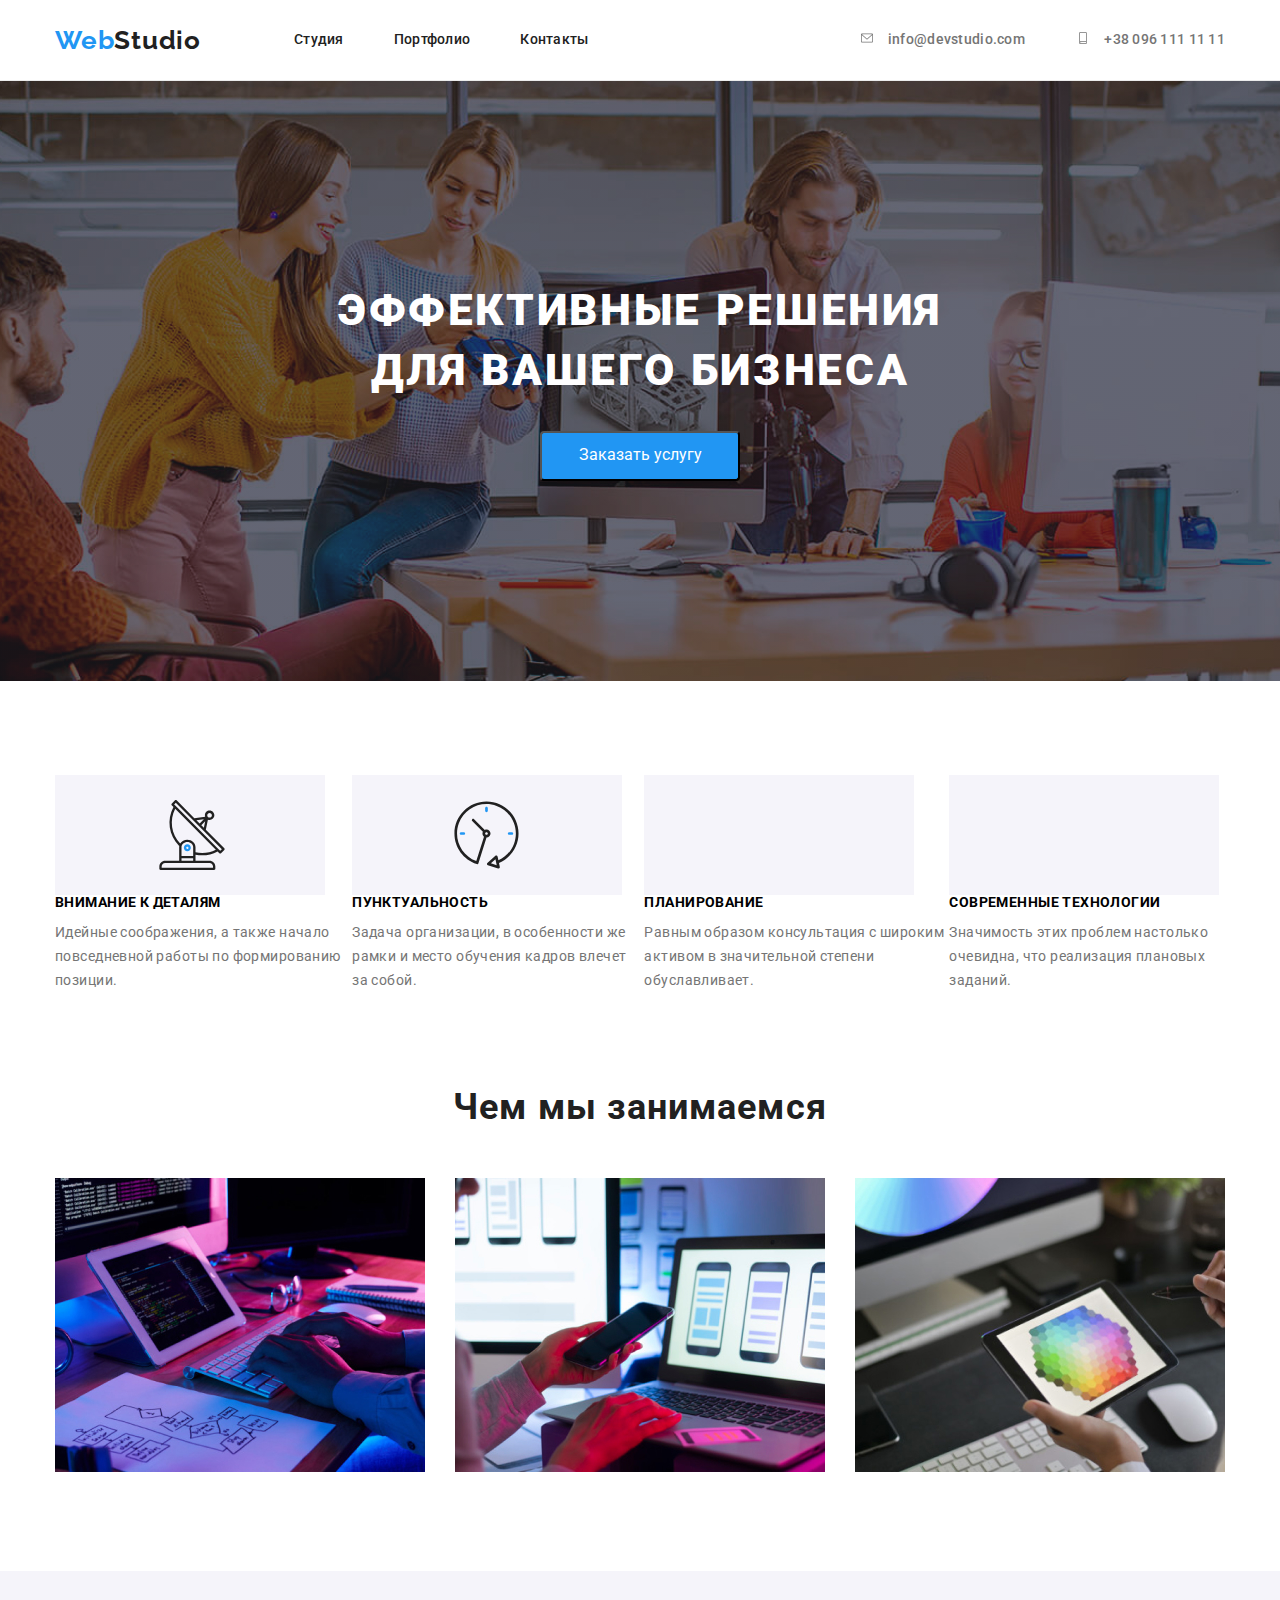
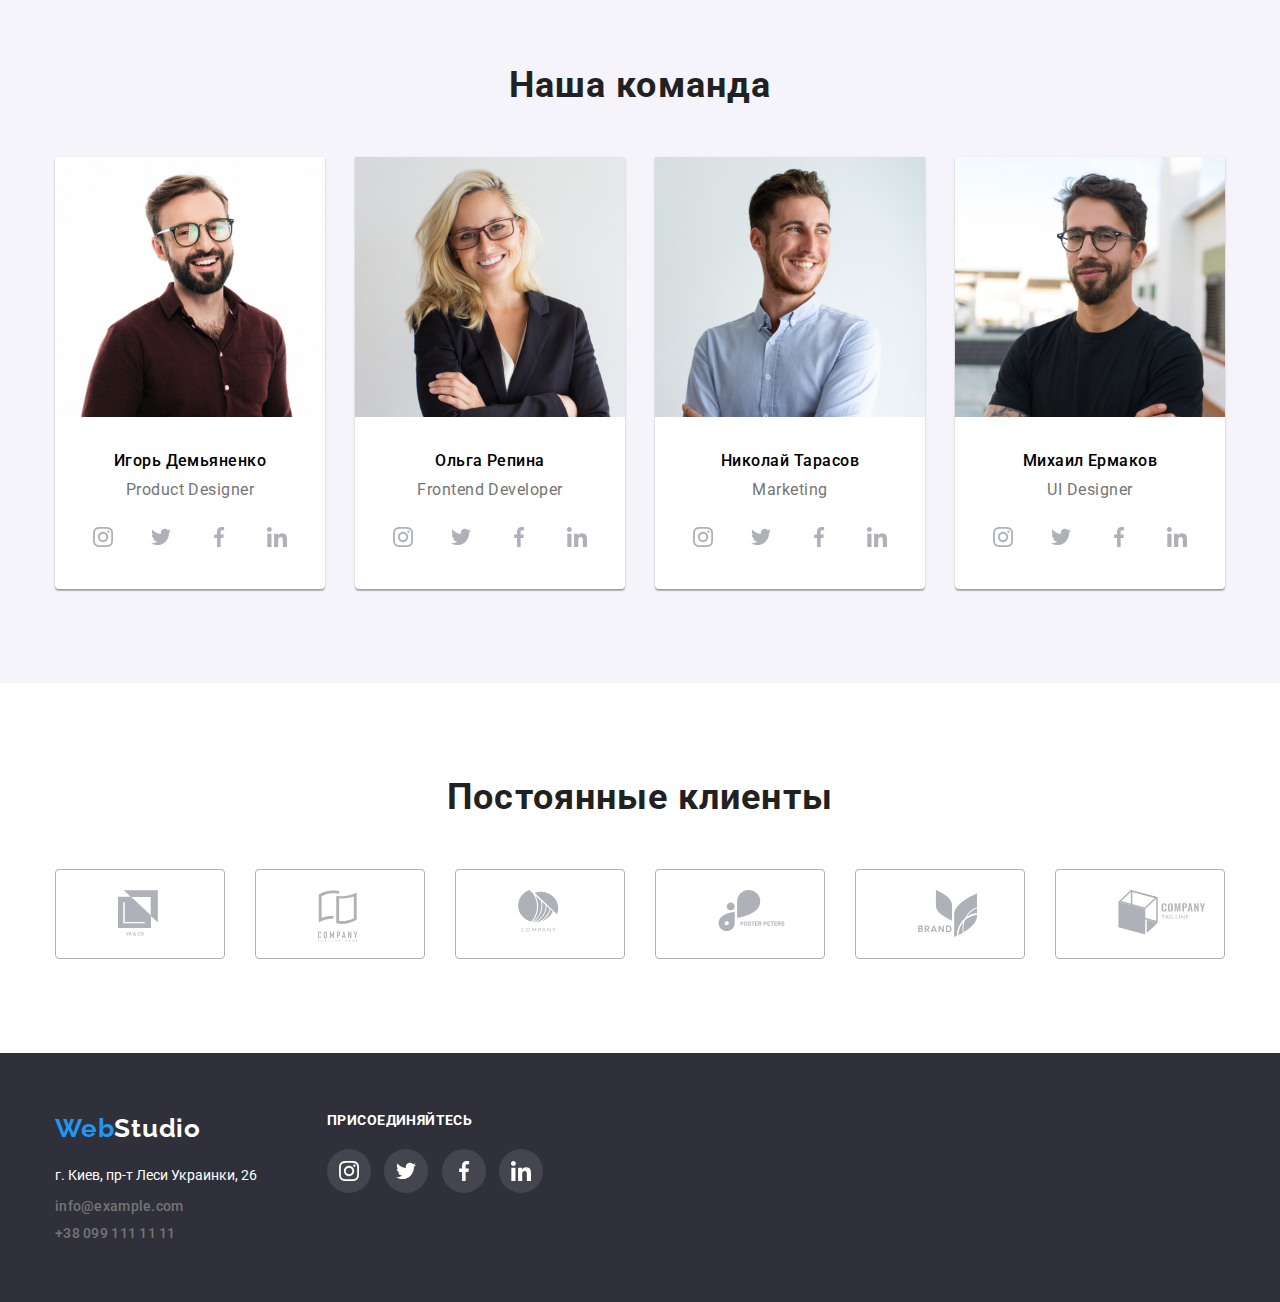
<file: index.html>
<!DOCTYPE html>
<html lang="ru">

<head>
    <meta charset="UTF-8">
    <meta name="viewport" content="width=device-width, initial-scale=1.0">
    <title>Document</title>
    <link rel="stylesheet"
        href="https://cdnjs.cloudflare.com/ajax/libs/modern-normalize/1.0.0/modern-normalize.min.css">
    <link rel="preconnect" href="https://fonts.gstatic.com">
    <link
        href="https://fonts.googleapis.com/css2?family=Raleway:wght@700&family=Roboto:wght@400;500;700;900&display=swap"
        rel="stylesheet">
    <link rel="stylesheet" href="./css/styles.css">
</head>

<body>

    <header class="page-header">
        <div class="container main-nav">
            <nav class="fl">
                <a href="./index.html" class="logo-header">
                    <span class="web">Web</span>Studio
                </a>
                <ul class="list flex">
                    <li class="item"><a href="./index.html" class="site-nav link">Студия</a></li>
                    <li class="item"><a href="./portfolio.html" class="site-nav link">Портфолио</a></li>
                    <li class="item"><a href="" class="site-nav link">Контакты</a></li>
                </ul>
            </nav>
            <address class="addres-header">
                <ul class="list flex ">
                    <li class="contact-header">
                        <a href="mailto:info@devstudio.com" class="contact link">
                            <svg class=" icon-header">
                                <use href="./images/sprite.svg#icon-envelope"></use>
                            </svg>
                            info@devstudio.com
                        </a>
                    </li>
                    <li class="contact-header">
                        <a href="tel:+380961111111" class="contact link">
                            <svg class=" icon-header">
                                <use href="./images/sprite.svg#icon-smartphone"></use>
                            </svg>
                            +38 096 111 11 11
                        </a>
                    </li>
                </ul>
            </address>
        </div>
    </header>

    <main>
        
        <section class="hero">
            <h1 class="hero-header">Эффективные решения для вашего бизнеса</h1>
            <button type="button" class="hero-button">Заказать услугу</button>
        </section>

        <section class="adva">
            <div class="container">
                <h2 class="no-view">Преимущества</h2>
                <ul class="advantages">
                    <li>

                        <div class="adva-background-icon">
                            <svg class="adva-icon-antenna">
                                <use href="./images/sprite.svg#icon-antenna"></use>
                            </svg>
                        </div>

                        <h3 class="benefits">Внимание к деталям</h3>
                        <p class="description-benefits">Идейные соображения, а также
                            начало повседневной работы по
                            формированию позиции.
                        </p>
                    </li>
                    <li>
                        <div class="adva-background-icon">
                            <svg class="adva-icon-clock" >
                                <use href="./images/sprite.svg#icon-clock"></use>
                            </svg>
                        </div>

                        <h3 class="benefits">Пунктуальность</h3>
                        <p class="description-benefits">Задача организации, в особенности же рамки и место обучения кадров
                            влечет за собой.</p>
                    </li>
                    <li>
                        <div class="adva-background-icon">
                        <svg class="adva-icon-diagram">
                            <use href="./images/sprite.svg#icon-diagram"></use>
                        </svg>
                        </div>

                        <h3 class="benefits">Планирование</h3>
                        <p class="description-benefits">Равным образом консультация с широким активом в значительной степени
                            обуславливает.</p>
                    </li>
                    <li>
                        <div class="adva-background-icon">
                            <svg class="adva-icon">
                                <use href="./images/sprite.svg#icon-astronaut"></use>
                            </svg>
                        </div>

                        <h3 class="benefits">Современные технологии</h3>
                        <p class="description-benefits">Значимость этих проблем настолько очевидна, что реализация плановых
                            заданий.</p>
                    </li>
                </ul>
            </div>
        </section>
                
            <section class="section-what-we-do">
                <div class="container">
                    <h2 class="what-do">Чем мы занимаемся</h2>
                    <ul class="do">
                        <li>
                            <img src="./images/img.jpg" alt="парень за компютером" width="370">
                        </li>
                        <li>
                            <img src="./images/photo.jpg" alt="девушка за ноутбуком" width="370">
                        </li>
                        <li>
                            <img src="./images/work.jpg" alt="дизайнер работает над проектом" width="370">
                        </li>
                    </ul>
                </div>
            </section>
        
        
            <section class="section-comand">
                <div class="container">
                    <h2 class="comand">Наша команда</h2>
                    <ul class="flex-comand">
                        <li class="person">
                            <img src="./images/comand1.jpg" alt="член команды" width="270">
                            <h3 class="name">Игорь Демьяненко</h3>
                            <p class="job">Product Designer</p>
                            <a class="comand-link" href="">
                                <svg class="icon">
                                    <use href="./images/sprite.svg#icon-instagram"></use>
                                </svg>
                            </a>
                            <a class="comand-link" href="">
                                <svg class="icon">
                                    <use href="./images/sprite.svg#icon-twitter"></use>
                                </svg>
                            </a>
                            <a class="comand-link" href="">
                                <svg class="icon">
                                    <use href="./images/sprite.svg#icon-facebook"></use>
                                </svg>
                            </a>
                            <a class="comand-link" href="">
                                <svg class="icon">
                                    <use href="./images/sprite.svg#icon-linkedin"></use>
                                </svg>
                            </a>
                           
                        </li>
                        <li class="person">
                            <img src="./images/comand2.jpg" alt="член команды" width="270">
                            <h3 class="name">Ольга Репина</h3>
                            <p class="job">Frontend Developer</p>
                            <a class="comand-link" href="">
                                <svg class="icon">
                                    <use href="./images/sprite.svg#icon-instagram"></use>
                                </svg>
                            </a>
                            <a class="comand-link" href="">
                                <svg class="icon">
                                    <use href="./images/sprite.svg#icon-twitter"></use>
                                </svg>
                            </a>
                            <a class="comand-link" href="">
                                <svg class="icon">
                                    <use href="./images/sprite.svg#icon-facebook"></use>
                                </svg>
                            </a>
                            <a class="comand-link" href="">
                                <svg class="icon">
                                    <use href="./images/sprite.svg#icon-linkedin"></use>
                                </svg>
                            </a>
                        </li>
                        <li class="person">
                            <img src="./images/comand3.jpg" alt="член команды" width="270">
                            <h3 class="name">Николай Тарасов</h3>
                            <p class="job">Marketing</p>
                            <a class="comand-link" href="">
                                <svg class="icon">
                                    <use href="./images/sprite.svg#icon-instagram"></use>
                                </svg>
                            </a>
                            <a class="comand-link" href="">
                                <svg class="icon">
                                    <use href="./images/sprite.svg#icon-twitter"></use>
                                </svg>
                            </a>
                            <a class="comand-link" href="">
                                <svg class="icon">
                                    <use href="./images/sprite.svg#icon-facebook"></use>
                                </svg>
                            </a>
                            <a class="comand-link" href="">
                                <svg class="icon">
                                    <use href="./images/sprite.svg#icon-linkedin"></use>
                                </svg>
                            </a>
                        </li>
                        <li class="person">
                            <img src="./images/comand4.jpg" alt="член команды" width="270">
                            <h3 class="name">Михаил Ермаков</h3>
                            <p class="job">UI Designer</p>
                            <a class="comand-link" href="">
                                <svg class="icon">
                                    <use href="./images/sprite.svg#icon-instagram"></use>
                                </svg>
                            </a>
                            <a class="comand-link" href="">
                                <svg class="icon">
                                    <use href="./images/sprite.svg#icon-twitter"></use>
                                </svg>
                            </a>
                            <a class="comand-link" href="">
                                <svg class="icon">
                                    <use href="./images/sprite.svg#icon-facebook"></use>
                                </svg>
                            </a>
                            <a class="comand-link" href="">
                                <svg class="icon">
                                    <use href="./images/sprite.svg#icon-linkedin"></use>
                                </svg>
                            </a>
                        </li>
                    </ul>
                </div>
            </section>

            <section class="regular-clients">
                <div class="container">
                    <h2 class="clients">Постоянные клиенты</h2>
                    <ul class="flex-clients">
                        
                        <li class="border-clients">
                            <a href="" class="client">
                                <svg class="logo-client icon-ya-co">
                                    <use href="./images/sprite.svg#icon-ya-co"></use>
                                </svg>
                            </a>
                        </li>
                        <li class="border-clients">
                            <a href="" class="client">
                                <svg class="logo-client icon-tagline">
                                    <use href="./images/sprite.svg#icon-tagline"></use>
                                </svg>
                            </a>
                        </li>
                        <li class="border-clients">
                            <a href="" class="client">
                                <svg class="logo-client icon-company">
                                    <use href="./images/sprite.svg#icon-company"></use>
                                </svg>
                            </a>
                        </li>
                        <li class="border-clients">
                            <a href="" class="client">
                                <svg class="logo-client icon-foster-peters">
                                    <use href="./images/sprite.svg#icon-foster-peters"></use>
                                </svg>
                            </a>
                        </li>
                        <li class="border-clients">
                            <a href="" class="client">
                                <svg class="logo-client icon-brand">
                                    <use href="./images/sprite.svg#icon-brand"></use>
                                </svg>
                            </a>
                        </li>
                        <li class="border-clients">
                            <a href="" class="client">
                                <svg class="logo-client icon-tag-line">
                                    <use href="./images/sprite.svg#icon-tag-line"></use>
                                </svg>
                            </a>
                        </li>
                    </ul>
                </div>
            </section>
        
    </main>

    <footer>
        <div class="container fo-flex">
            <div class="fo">
                <div class="lf">
                    <a href="./index.html" class="logo-footer">
                        <span class="web">Web</span>Studio
                    </a>
                </div>
                <address class="address-footer">
                    <ul class="addres-footer">
                        <li class="local-adress margin-footer">
                            г. Киев, пр-т Леси Украинки, 26
                        </li>
                        <li class="margin-footer">
                            <a href="mailto:info@example.com" class="contact">info@example.com</a>
                        </li>
                        <li class="margin-footer">
                            <a href="tel:+380991111111" class="contact">+38 099 111 11 11</a>
                        </li>
                    </ul>
                </address>
            </div>
            <div class="social-footer">
                <p class="footer-texty-link">присоединяйтесь</p>
                <a class="comand-link foot" href="">
                    <svg class="icon foot">
                        <use href="./images/sprite.svg#icon-instagram"></use>
                    </svg>
                </a>
                <a class="comand-link foot" href="">
                    <svg class="icon foot">
                        <use href="./images/sprite.svg#icon-twitter"></use>
                    </svg>
                </a>
                <a class="comand-link foot" href="">
                    <svg class="icon foot">
                        <use href="./images/sprite.svg#icon-facebook"></use>
                    </svg>
                </a>
                <a class="comand-link foot" href="">
                    <svg class="icon foot">
                        <use href="./images/sprite.svg#icon-linkedin"></use>
                    </svg>
                </a>
            </div>


        </div>
    </footer>

</body>

</html>
</file>
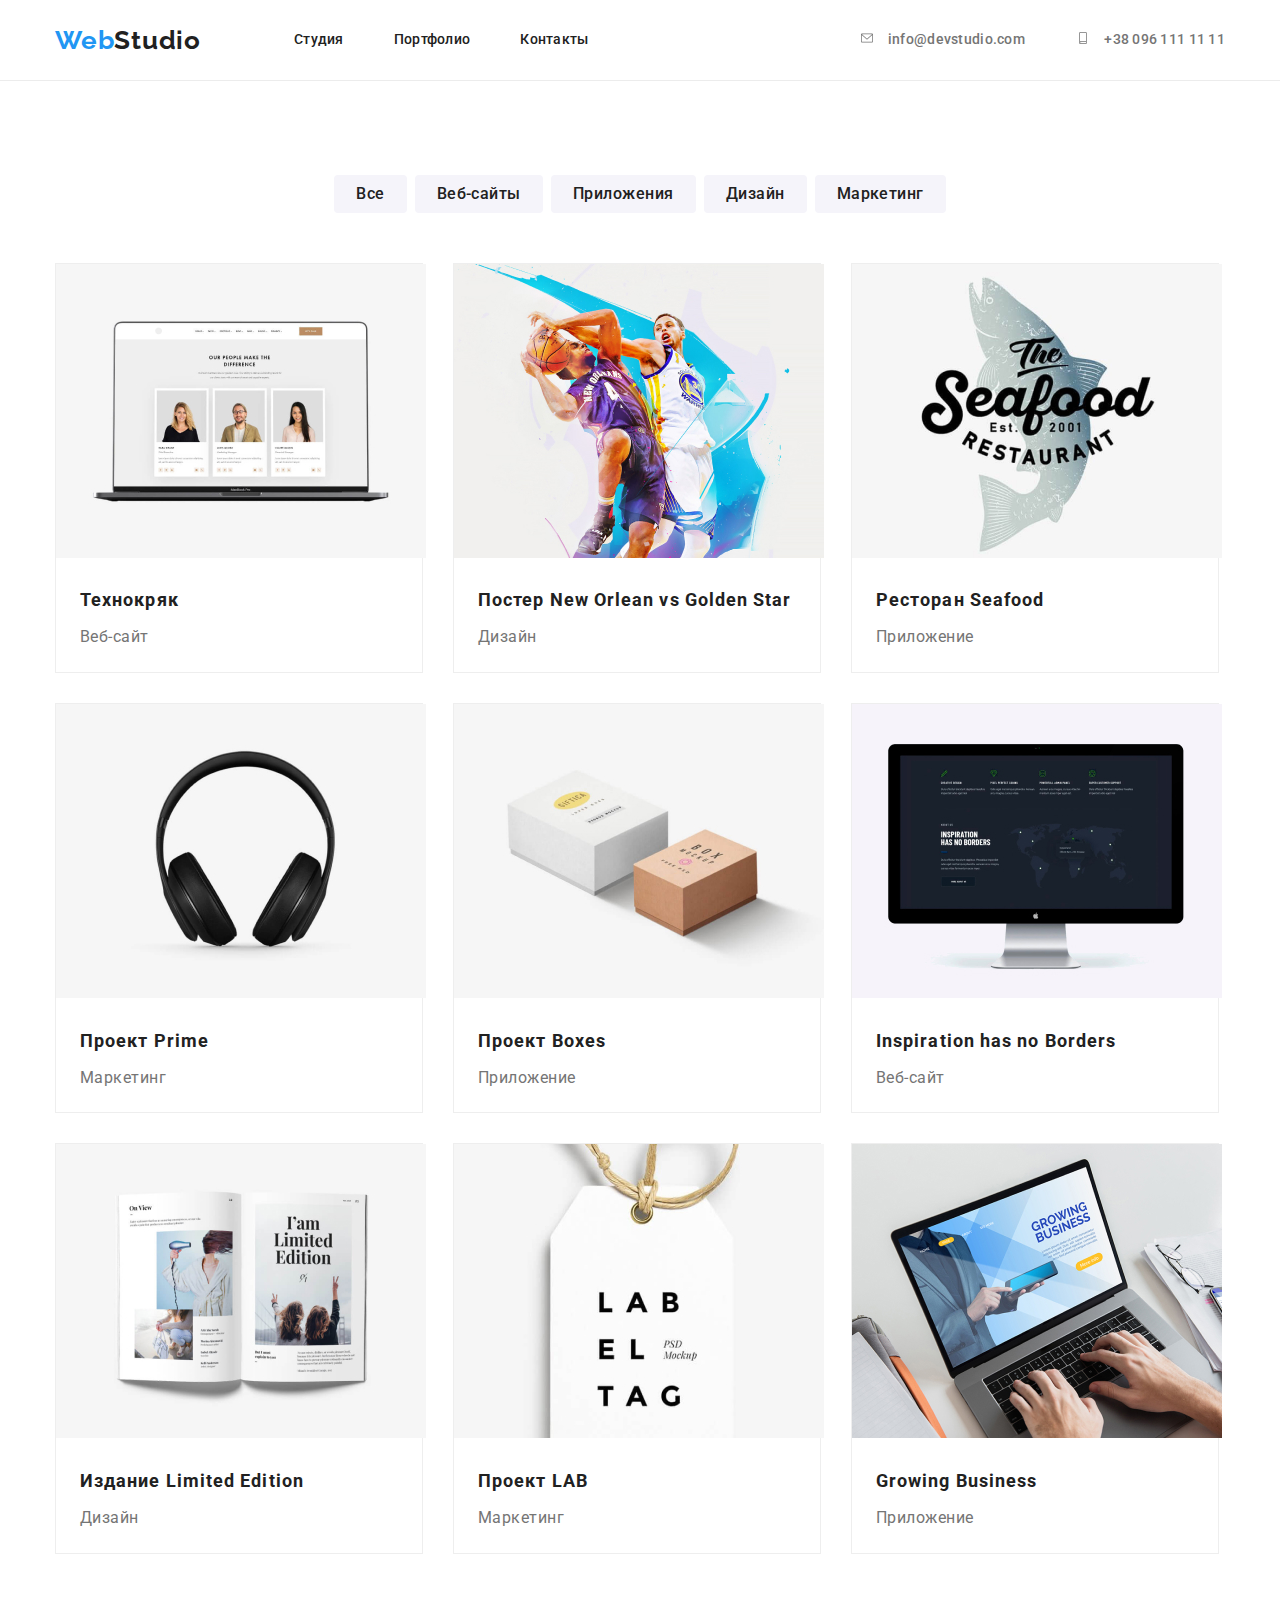
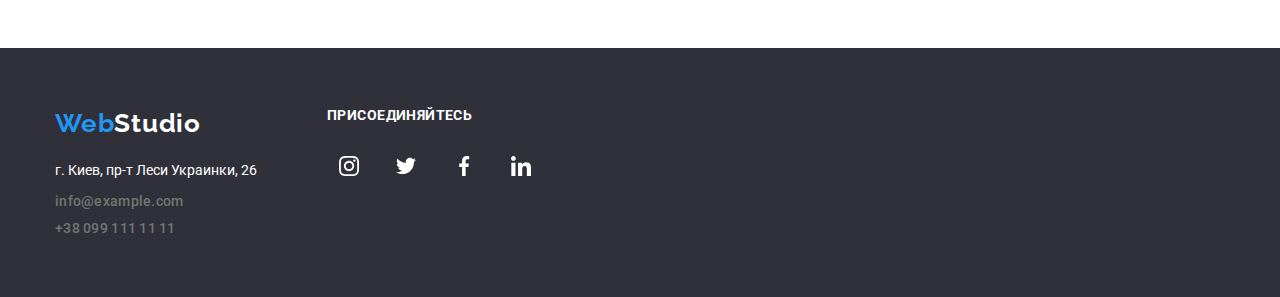
<file: portfolio.html>
<!DOCTYPE html>
<html lang="ru">

<head>
    <meta charset="UTF-8">
    <meta name="viewport" content="width=device-width, initial-scale=1.0">
    <title>Document</title>
    <link rel="stylesheet"
        href="https://cdnjs.cloudflare.com/ajax/libs/modern-normalize/1.0.0/modern-normalize.min.css">
    <link rel="preconnect" href="https://fonts.gstatic.com">
    <link
        href="https://fonts.googleapis.com/css2?family=Raleway:wght@700&family=Roboto:wght@400;500;700;900&display=swap"
        rel="stylesheet">
    <link rel="stylesheet" href="./css/styles.css">
</head>

<body>
    <header class="page-header">
        <div class="container main-nav">
            <nav class="fl">
                <a href="./index.html" class="logo-header">
                    <span class="web">Web</span>Studio
                </a>
                <ul class="list flex">
                    <li class="item"><a href="./index.html" class="site-nav link">Студия</a></li>
                    <li class="item"><a href="./portfolio.html" class="site-nav link">Портфолио</a></li>
                    <li class="item"><a href="" class="site-nav link">Контакты</a></li>
                </ul>
            </nav>
            <address class="addres-header">
                <ul class="list flex ">
                    <li class="contact-header">
                        <a href="mailto:info@devstudio.com" class="contact link">
                            <svg class=" icon-header">
                                <use href="./images/sprite.svg#icon-envelope"></use>
                            </svg>
                            info@devstudio.com
                        </a>
                    </li>
                    <li class="contact-header">
                        <a href="tel:+380961111111" class="contact link">
                            <svg class=" icon-header">
                                <use href="./images/sprite.svg#icon-smartphone"></use>
                            </svg>
                            +38 096 111 11 11
                        </a>
                    </li>
                </ul>
            </address>
        </div>
    </header>

    <main>
        <section class="projects">
            <div class="container">
                <ul class="flex-button">
                    <li class="butt"><button type="button" class="button-portfolio">Все</button></li>
                    <li class="butt"><button type="button" class="button-portfolio">Веб-сайты</button></li>
                    <li class="butt"><button type="button" class="button-portfolio">Приложения</button></li>
                    <li class="butt"><button type="button" class="button-portfolio">Дизайн</button></li>
                    <li class="butt"><button type="button" class="button-portfolio">Маркетинг</button></li>
                </ul>

                <ul class="my-project">
                    <li class="card-project">  
                        <img src="./images/techkrack.jpg" alt="wedsite" width="370">
                        <div class="card-padding">
                            <h2 class="name-project">Технокряк</h2>
                            <p class="project">Веб-сайт</p>
                        </div>
                    </li>
                    <li class="card-project">
                        <img src="./images/poster.jpg" alt="Постер New Orlean vs Golden Star" width="370">
                        <div class="card-padding">
                        <h2 class="name-project">Постер New Orlean vs Golden Star</h2>
                        <p class="project">Дизайн</p>
                        </div>
                    </li>
                    <li class="card-project">
                        <img src="./images/seafood.jpg" alt="Приложение seafood" width="370">
                        <div class="card-padding">
                        <h2 class="name-project">Ресторан Seafood</h2>
                        <p class="project">Приложение</p>
                        </div>
                    </li>
                    <li class="card-project">
                        <img src="./images/prime.jpg" alt="Проект Prime" width="370">
                        <div class="card-padding">
                        <h2 class="name-project">Проект Prime</h2>
                        <p class="project">Маркетинг</p>
                        </div>
                    </li>
                    <li class="card-project">
                        <img src="./images/boxes.jpg" alt="Проект Boxes" width="370">
                        <div class="card-padding">
                        <h2 class="name-project">Проект Boxes</h2>
                        <p class="project">Приложение</p>
                        </div>
                    </li>
                    <li class="card-project">
                        <img src="./images/nobordes.jpg" alt="Inspiration has no Borders" width="370">
                        <div class="card-padding">
                        <h2 class="name-project">Inspiration has no Borders</h2>
                        <p class="project">Веб-сайт</p>
                        </div>
                    </li>
                    <li class="card-project">
                        <img src="./images/limited.jpg" alt="Издание Limited Edition" width="370">
                        <div class="card-padding">
                        <h2 class="name-project">Издание Limited Edition</h2>
                        <p class="project">Дизайн</p>
                        </div>
                    </li>
                    <li class="card-project">
                        <img src="./images/lab.jpg" alt="Проект LAB" width="370">
                        <div class="card-padding">
                        <h2 class="name-project">Проект LAB</h2>
                        <p class="project">Маркетинг</p>
                        </div>
                    </li>
                    <li class="card-project">
                        <img src="./images/growingbusiness.jpg" alt="парень за компютером">
                        <div class="card-padding">
                        <h2 class="name-project">Growing Business</h2>
                        <p class="project">Приложение</p>
                        </div>
                    </li>
                </ul>
            </div>
        </section>
    </main>


<footer>
    <div class="container fo-flex">
        <div class="fo">
            <div class="lf">
                <a href="./index.html" class="logo-footer">
                    <span class="web">Web</span>Studio
                </a>
            </div>
            <address class="address-footer">
                <ul class="addres-footer">
                    <li class="local-adress margin-footer">
                        г. Киев, пр-т Леси Украинки, 26
                    </li>
                    <li class="margin-footer">
                        <a href="mailto:info@example.com" class="contact">info@example.com</a>
                    </li>
                    <li class="margin-footer">
                        <a href="tel:+380991111111" class="contact">+38 099 111 11 11</a>
                    </li>
                </ul>
            </address>
        </div>
        <div class="social-footer">
            <p class="footer-texty-link">присоединяйтесь</p>
            <a class="comand-link" href="">
                <svg class="icon foot">
                    <use href="./images/sprite.svg#icon-instagram"></use>
                </svg>
            </a>
            <a class="comand-link" href="">
                <svg class="icon foot">
                    <use href="./images/sprite.svg#icon-twitter"></use>
                </svg>
            </a>
            <a class="comand-link" href="">
                <svg class="icon foot">
                    <use href="./images/sprite.svg#icon-facebook"></use>
                </svg>
            </a>
            <a class="comand-link" href="">
                <svg class="icon foot">
                    <use href="./images/sprite.svg#icon-linkedin"></use>
                </svg>
            </a>
        </div>


    </div>
</footer>


</body>

</html>
</file>
<file: css/styles.css>
:root {
  --main-background-color: #ffffff;
  --sec-background-color: #f5f4fa;
  --footer-background-color: #2f303a;
  --accent-color: #2196f3;
  --h-color: #212121;
  --main-color: #757575;
  --footer-contact-color: rgba(255, 255, 255, 0.6);
}

body {
  font-family: 'Roboto', sans-serif;
  background-color: var(--main-background-color);
}
a {
  text-decoration: none;
}
h2 {
  font-family: 'Roboto', sans-serif;
  font-weight: 700;
  color: var(--h-color);
}
li {
  list-style: none;
}
address {
  font-style: normal;
}
.list {
  margin: 0px;
  padding: 0px;
}
.list.flex {
  display: flex;
}
.container {
  width: 1200px;
  margin-left: auto;
  margin-right: auto;
  padding-left: 15px;
  padding-right: 15px;
  /* outline: 2px solid tomato; */
}
.list .item + .item {
  margin-left: 50px;
}

.list .link {
  display: block;
  padding-top: 32px;
  padding-bottom: 32px;
}
.list .contact-header + .contact-header {
  margin-left: 50px;
}

/* header */
.fl {
  display: flex;
  align-items: center;
}
.logo-header {
  margin-right: 93px;

  font-family: 'Raleway', sans-serif;
  font-weight: 700;
  font-size: 26px;
  line-height: 1.19;
  letter-spacing: 0.03em;
  color: var(--h-color);
}
.main-nav {
  display: flex;
  align-items: center;
}
.logo-header .web {
  font-family: 'Raleway', sans-serif;
  font-weight: 700;
  font-size: 26px;
  line-height: 1.19;
  letter-spacing: 0.03em;
  color: var(--accent-color);
}
.page-header {
  background-color: var(--main-background-color);
  border-bottom: 1px solid #ececec;
}
.site-nav {
  font-weight: 500;
  font-size: 14px;
  line-height: 1.14;
  letter-spacing: 0.02em;
  color: var(--h-color);
}

.site-nav:hover,
.site-nav:focus {
  color: var(--accent-color);
}
.contact {
  font-weight: 500;
  font-size: 14px;
  line-height: 1.14;
  letter-spacing: 0.02em;
  color: var(--main-color);
}
.contact:hover,
.contact:focus {
  color: var(--accent-color);
}
.addres-header {
  margin-left: auto;
}

.icon-header {
  width: 16px;
  height: 12px;
  fill: currentColor;

  margin-right: 10px;
}
.icon-header:hover {
  fill: currentColor;
}
/*Hero*/
.hero {
  height: 600px;
  text-align: center;

  background-image: linear-gradient(
      to right,
      rgba(47, 48, 58, 0.4),
      rgba(47, 48, 58, 0.4)
    ),
    url('/images/hero.jpg');
  background-size: 1600px 600px;
  background-repeat: no-repeat;
  background-position: 50% 50%;
}
.hero-header {
  font-weight: 900;
  font-size: 44px;
  line-height: 1.36;
  text-align: center;
  letter-spacing: 0.06em;
  text-transform: uppercase;
  color: var(--main-background-color);

  width: 696px;
  margin-top: 0px;
  margin-bottom: 30px;
  margin-left: auto;
  margin-right: auto;
  padding: 0px;
  padding-top: 200px;
}
.hero-button {
  font-family: 'Roboto', sans-serif;
  padding: 10px 32px;
  min-width: 200px;
  min-height: 50px;
  text-align: center;
  background-color: var(--accent-color);
  color: var(--main-background-color);
  box-shadow: 0px 4px 4px rgba(0, 0, 0, 0.15);
  border-radius: 4px;
}
/*section-benefits*/
.advantages {
  display: flex;
  /* padding: 94px 0px 0px 0px; */
  padding: 0px;
  margin: 0px;
}
.advant {
  width: 270px;
}

.adva {
  padding-top: 94px;
}

.adva-background-icon {
  width: 270px;
  height: 120px;
  background-color: var(--sec-background-color);
}
.adva-icon-antenna {
  width: 70px;
  height: 70px;
  margin: 25px 102px;
}
.adva-icon-clock {
  width: 67px;
  height: 70px;
  margin: 25px 101px;
}
.adva-icon-diagram {
  width: 70px;
  height: 70px;
}

.benefits {
  margin-top: 0px;
  margin-bottom: 10px;

  font-weight: 700;
  font-size: 14px;
  line-height: 1.14;
  letter-spacing: 0.03em;
  text-transform: uppercase;
}
.description-benefits {
  margin-top: 0px;
  margin-bottom: 0px;

  font-weight: 400;
  font-size: 14px;
  line-height: 1.71;
  letter-spacing: 0.03em;
  color: var(--main-color);
}
.no-view {
  display: none;
}
/*section-what-we-doing*/
.section-what-we-do {
  padding-top: 94px;
  padding-bottom: 94px;
}
.what-do {
  margin-top: 0px;
  margin-bottom: 50px;
  font-weight: 700;
  font-size: 36px;
  line-height: 1.16;
  text-align: center;
  letter-spacing: 0.03em;
}
.do {
  padding: 0px;
  margin: 0px;
  display: flex;
  justify-content: space-between;
}

/*section-comand*/
.section-comand {
  background-color: var(--sec-background-color);
  padding-top: 94px;
  padding-bottom: 94px;
}
.comand {
  margin-top: 0px;
  margin-bottom: 50px;
  font-weight: 700;
  font-size: 36px;
  line-height: 1.16;
  text-align: center;
  letter-spacing: 0.03em;
}
.flex-comand {
  display: flex;
  padding-left: 0px;
  margin: 0px;
}
.person {
  background: #ffffff;
  box-shadow: 0px 1px 3px rgba(0, 0, 0, 0.12), 0px 1px 1px rgba(0, 0, 0, 0.14),
    0px 2px 1px rgba(0, 0, 0, 0.2);
  border-radius: 0px 0px 4px 4px;

  margin-right: 30px;
  text-align: center;
  padding-bottom: 30px;
}
.person:nth-child(4) {
  margin-right: 0px;
}
.name {
  font-weight: 500;
  font-size: 16px;
  line-height: 1.19;
  letter-spacing: 0.03em;
  margin-top: 30px;
  margin-bottom: 10px;
}
.job {
  font-weight: 400;
  font-size: 16px;
  line-height: 1.19;
  letter-spacing: 0.03em;
  color: var(--main-color);
  margin-top: 0px;
  margin-bottom: 16px;
}
.comand-link {
  display: inline-block;
  width: 44px;
  height: 44px;
  padding: 12px;
}
.comand-link:hover,
.comand-link:focus {
  background-color: var(--accent-color);
  border-radius: 50%;
}
.comand-link:hover .icon,
.comand-link:focus .icon {
  fill: var(--main-background-color);
}
.comand-link + .comand-link {
  margin-left: 10px;
}

.comand-link .icon {
  width: 20px;
  height: 20px;
  fill: #afb1b8;
}
/* .comand-link .icon:hover {
  fill: var(--main-background-color);
} */

/*footer*/
footer {
  background-color: var(--footer-background-color);
  padding: 60px 0px;
}

.local-adress {
  font-weight: 400;
  font-size: 14px;
  line-height: 1.71;
  color: var(--main-background-color);
}
.logo-footer .web {
  font-family: 'Raleway', sans-serif;
  font-weight: 700;
  font-size: 26px;
  line-height: 1.19;
  letter-spacing: 0.03em;
  color: var(--accent-color);
}
.logo-footer {
  font-family: 'Raleway', sans-serif;
  font-weight: 700;
  font-size: 26px;
  line-height: 1.19;
  letter-spacing: 0.03em;
  color: var(--main-background-color);
}
.addres-footer {
  padding-left: 0px;
  margin: 0px;
}
.lf {
  padding-bottom: 20px;
}
.margin-footer + .margin-footer {
  margin-top: 9px;
}
/* .address-footer {
  padding-bottom: 60px;
} */

.social-footer {
  font-family: 'Roboto', sans-serif;
  font-weight: 700;
  font-size: 14px;
  line-height: 1.14;
  letter-spacing: 0.03em;
  text-transform: uppercase;
  color: var(--main-background-color);

  margin-left: 70px;
}

.comand-link .icon.foot {
  fill: var(--main-background-color);
}
.container.fo-flex {
  display: flex;
}

.footer-texty-link {
  margin-bottom: 20px;
  margin-top: 0px;
}
.comand-link.foot {
  background-color: rgba(255, 255, 255, 0.1);
  border-radius: 50%;
}
.comand-link.foot:hover,
.comand-link.foot:focus {
  background-color: var(--accent-color);
}

/*PORTFOLIO*/
.flex-button {
  margin: 0px;
  padding-bottom: 50px;
  padding-left: 0px;
  display: flex;
  justify-content: center;
}
.button-portfolio {
  font-weight: 500;
  font-size: 16px;
  line-height: 1.62;
  letter-spacing: 0.03em;
  color: var(--h-color);
  padding: 6px 22px;

  background: #f5f4fa;
  border-radius: 4px;
  border-width: 0px;
  border-color: currentColor;
}
.button-portfolio:hover,
.button-portfolio:focus {
  background-color: var(--accent-color);
  color: var(--main-background-color);
  box-shadow: 0px 3px 1px rgba(0, 0, 0, 0.1), 0px 1px 2px rgba(0, 0, 0, 0.08),
    0px 2px 2px rgba(0, 0, 0, 0.12);
  border-radius: 4px;
  cursor: pointer;
}
.flex-button .butt + .butt {
  margin-left: 8px;
}

.my-project {
  display: flex;
  flex-wrap: wrap;
  padding: 0px;
  margin: 0px;
}
.card-project {
  background: #ffffff;
  border: 1px solid #eeeeee;
  box-sizing: border-box;

  width: 368px;
  margin-right: 30px;
  margin-bottom: 30px;
}
.card-project:hover,
.card-project:focus {
  cursor: pointer;
  box-shadow: 0px 1px 1px rgba(0, 0, 0, 0.12), 0px 4px 4px rgba(0, 0, 0, 0.06),
    1px 4px 6px rgba(0, 0, 0, 0.16);
}
.card-project:nth-child(3n) {
  margin-right: 0px;
}
.card-project:nth-last-child(-n + 3) {
  margin-bottom: 0px;
}
.name-project {
  font-weight: 700;
  font-size: 18px;
  line-height: 2;
  letter-spacing: 0.06em;
  margin: 0px;
  /* margin-top: 20px; */
  margin-bottom: 4px;
}
.project {
  font-weight: 400;
  font-size: 16px;
  line-height: 1.87;
  letter-spacing: 0.03em;
  color: var(--main-color);

  margin: 0px;
  /* margin-bottom: 20px; */
}
.card-padding {
  padding: 20px 24px;
}
.projects {
  padding-bottom: 94px;
  padding-top: 94px;
}

/* Постоянные клиенты */
.regular-clients {
  padding: 94px 0px;
}
.clients {
  margin-top: 0px;
  margin-bottom: 50px;
  font-weight: 700;
  font-size: 36px;
  line-height: 1.16;
  text-align: center;
  letter-spacing: 0.03em;
}
.flex-clients {
  display: flex;
  margin: 0px;
  padding: 0px;
}

.border-clients {
  border: 1px solid #afb1b8;
  border-radius: 4px;
  height: 90px;
  width: 170px;

  /* padding: 20px 62px; */
}
.border-clients:hover,
.border-clients:focus {
  border-color: var(--accent-color);
}
.border-clients:hover .logo-client {
  fill: var(--accent-color);
}

.border-clients + .border-clients {
  margin-left: 30px;
}

.client {
  display: inline-block;
  padding: 20px 62px;
  width: 170px;
  height: 90px;
}
.client:focus .logo-client {
  fill: var(--accent-color);
}

.logo-client {
  fill: #afb1b8;
}

/* .logo-client:hover {
  fill: var(--accent-color);
} */

.logo-client.icon-ya-co {
  width: 44px;
  height: 49px;
}

.logo-client.icon-tagline {
  width: 40px;
  height: 52px;
}

.logo-client.icon-company {
  width: 41px;
  height: 42px;
}

.logo-client.icon-foster-peters {
  width: 80px;
  height: 42px;
}

.logo-client.icon-brand {
  width: 59px;
  height: 47px;
}

.logo-client.icon-tag-line {
  width: 88px;
  height: 45px;
}
</file>
